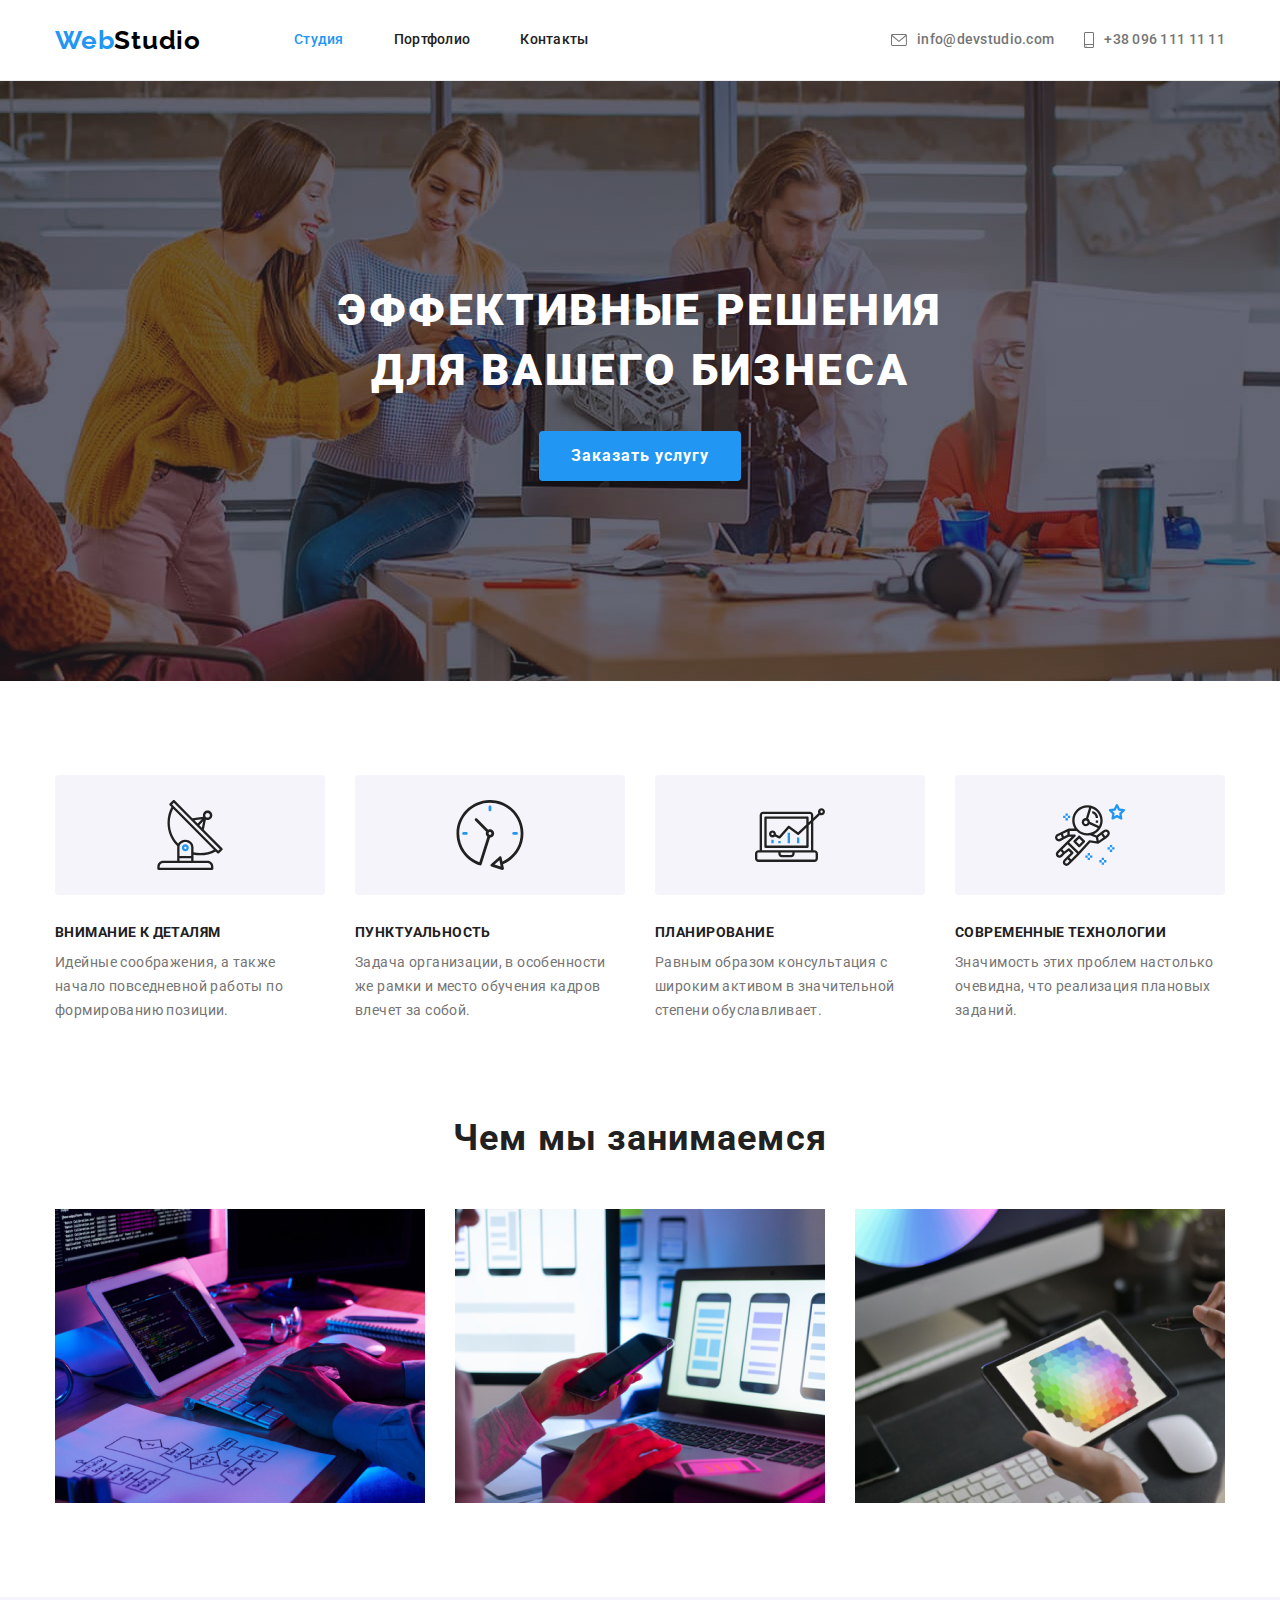
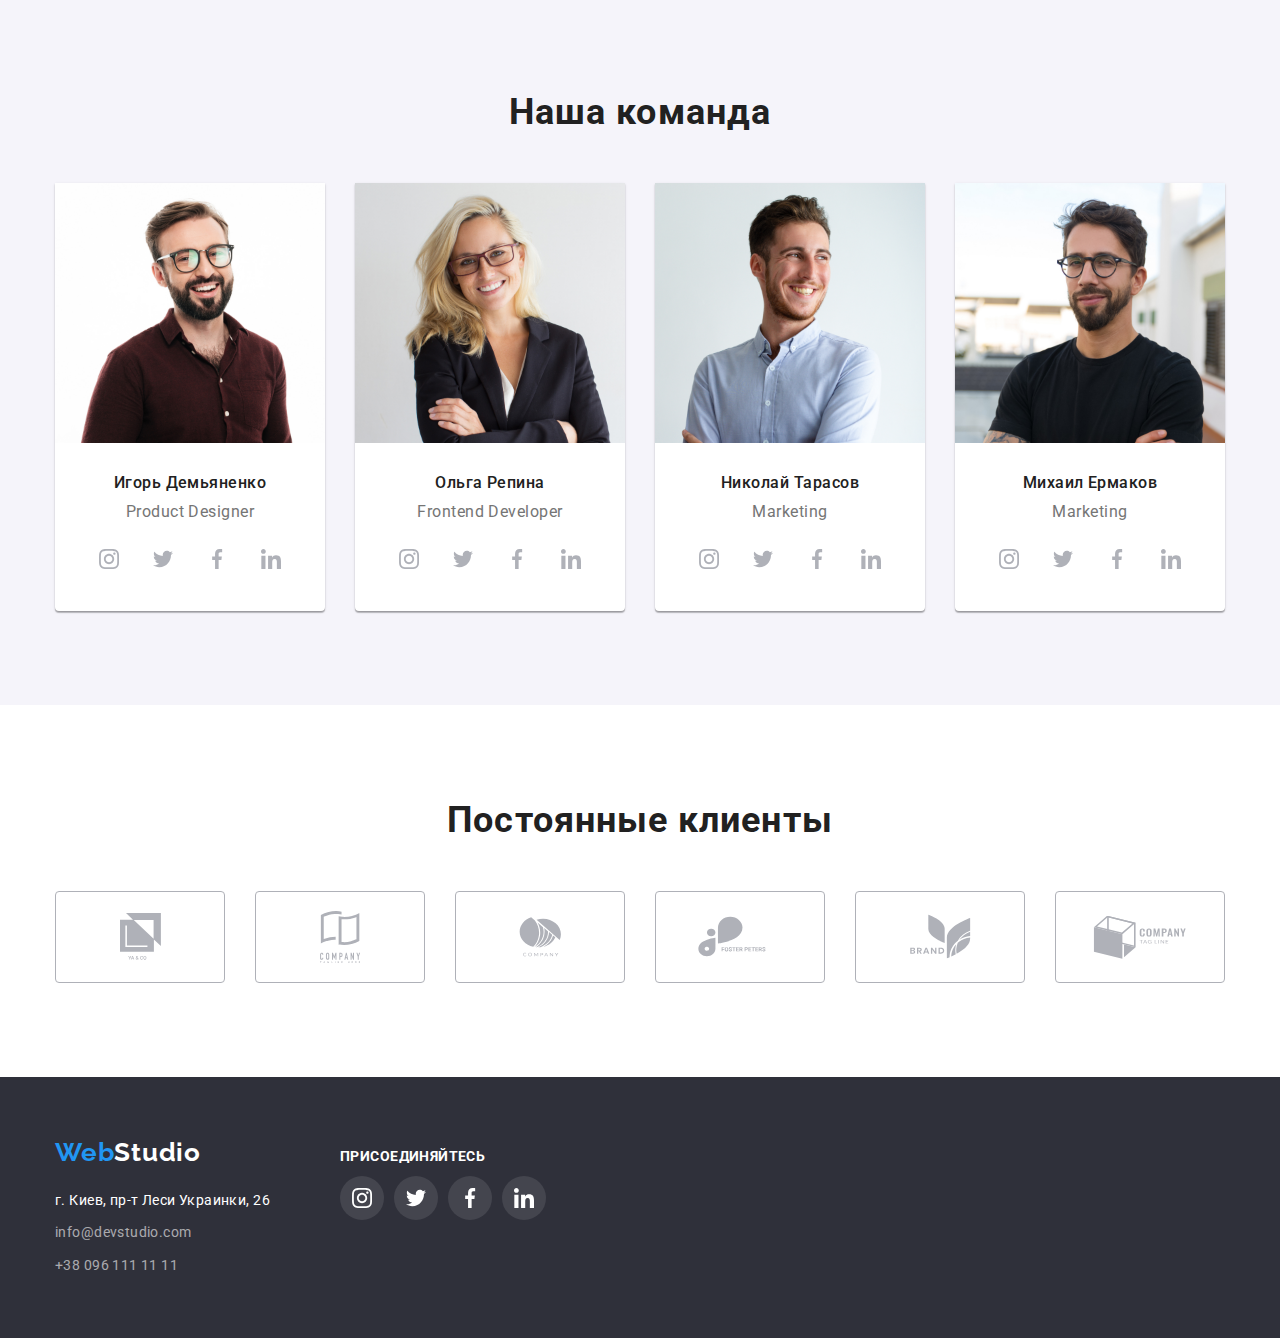
<file: index.html>
<!DOCTYPE html>
<html lang="ru">
<head>
    <meta charset="UTF-8">
    <meta http-equiv="X-UA-Compatible" content="IE=edge">
    <meta name="viewport" content="width=device-width, initial-scale=1.0">
    <title>WebStudio</title>
    <link rel="preconnect" href="https://fonts.googleapis.com">
    <link rel="preconnect" href="https://fonts.gstatic.com" crossorigin>
    <link href="https://fonts.googleapis.com/css2?family=Raleway:wght@700&family=Roboto:wght@400;500;700;900&display=swap"
        rel="stylesheet">
    <link rel="stylesheet" href="https://cdnjs.cloudflare.com/ajax/libs/modern-normalize/1.1.0/modern-normalize.min.css">
    <link rel="stylesheet" href="./css/styles.css">
</head>
<body>
    <!--Шапка-->
    <header class="header">
        <div class="container main-nav">
            <nav class="site-nav">
                <a class="link header-logo logo" lang="en" href="./index.html">
                    Web<span class="design-logo">Studio</span>
                </a>
                <ul class="header-links list">
                    <li class="item"> <a class="link hover-focus current" href="./index.html">Студия</a></li>
                    <li class="item"> <a class="link hover-focus" href="./portfolio.html">Портфолио</a></li>
                    <li class="item"> <a class="link hover-focus" href="">Контакты</a></li>
                </ul>
            </nav>
            <ul class="contact-list list">
                <li class="item">
                    <a class="link header-contacts hover-focus" href="mailto:info@devstudio.com">
                    <svg class="icon" width="16" height="12px">
                        <use href="./images/icons.svg#envelope"></use>
                    </svg>
                    info@devstudio.com</a>
                </li>
                <li class="item">
                    <a class="link header-contacts hover-focus" href="tel:+380961111111">
                    <svg class="icon" width="10" height="16px">
                        <use href="./images/icons.svg#smartphone"></use>
                    </svg>
                    +38 096 111 11 11</a></li>
            </ul>
        </div>
    </header>
        <!--Основная информация страницы-->
    <main class="main">
        <!--Основный заголовок и кнопка заказа-->
        <section class="hero">
            <div class="container">
                <h1 class="hero-title">Эффективные решения <br> для вашего бизнеса</h1>
                <button type="button" class="hero-button" aria-label="Заказать">Заказать услугу</button>
            </div>
        </section>
    <!--Особенности-->
        <section class="section features">
            <div class="container">
                    <h2 class="section-title visually-hidden">Особенности</h2>
                    <ul class="features-list list">
                        <li class="item">
                            <div class="features-icon">
                                <svg class="icon" width="70" height="70">
                                    <use href="./images/icons.svg#antenna"></use>
                                </svg>
                            </div>
                            <h3 class="title">Внимание к деталям</h3>
                            <p class="text">Идейные соображения, а также начало повседневной работы по
                                формированию позиции.</p>
                        </li>
                        <li class="item">
                            <div class="features-icon">
                                <svg class="icon" width="70" height="70">
                                    <use href="./images/icons.svg#clock"></use>
                                </svg>
                            </div>
                            <h3 class="title">Пунктуальность</h3>
                            <p class="text">Задача организации, в особенности же рамки и место обучения кадров
                                влечет за собой.</p>
                        </li>
                        <li class="item">
                            <div class="features-icon">
                                <svg class="icon" width="70" height="70">
                                    <use href="./images/icons.svg#diagram"></use>
                                </svg>
                            </div>
                            <h3 class="title">Планирование</h3>
                            <p class="text">Равным образом консультация с широким активом в значительной степени
                                обуславливает.</p>
                        </li>
                        <li class="item">
                            <div class="features-icon">
                                <svg class="icon" width="70" height="70">
                                    <use href="./images/icons.svg#astronaut"></use>
                                </svg>
                            </div>
                            <h3 class="title">Современные технологии</h3>
                            <p class="text">Значимость этих проблем настолько очевидна, что реализация плановых
                                заданий.</p>
                        </li>
                    </ul>
            </div>
 
        </section>
        <!--Чем мы занимаемся-->
        <section class="section work">
            <div class="container">
                <h2 class="section-title work-title">Чем мы занимаемся</h2>
                <ul class="work-list list">
                    <li>
                        <img class="link" src="./images/what_we_do/01_sites.jpg" width="370" alt="Создание сайтов">
                    </li>
                    <li>
                        <img class="link" src="./images/what_we_do/02_mobile_application.jpg" width="370"
                            alt="Создание мобильных прилощений">
                    </li>
                    <li>
                        <img class="link" src="./images/what_we_do/03_design.jpg" width="370" alt="Веб дизайн">
                    </li>
                </ul>
            </div>
        </section>
        <!--Наша команда-->
        <section class="section team">
            <div class="container">
                <h2 class="section-title team-title">Наша команда</h2>
                <ul class="team-list list">
                    <li class="item">
                        <img class="team-img" src="./images/our_team/01_igor_demyanenko.jpg" width="270" alt="Игорь Демьяненко">
                        <h3 class="title">Игорь Демьяненко</h3>
                        <p class="desc">Product Designer</p>
                        <ul class="socials-links list">
                            <li class="social-item">
                                <a href="#" class="link socials-link">
                                <svg class="icon" width="20" height="20">
                                    <use href="./images/icons.svg#instagram-team"></use>
                                </svg>
                            </a></li>
                            <li class="social-item"><a href="#" class="link socials-link">
                                    <svg class="icon" width="20" height="20">
                                        <use href="./images/icons.svg#twitter-team"></use>
                                    </svg>
                            </a></li>
                            <li class="social-item"><a href="#" class="link socials-link">
                                <svg class="icon" width="20" height="20">
                                    <use href="./images/icons.svg#facebook-team"></use>
                                </svg>
                            </a></li>
                            <li class="social-item"><a href="#" class="link socials-link">
                                <svg class="icon" width="20" height="20">
                                    <use href="./images/icons.svg#linkedin-team"></use>
                                </svg>
                            </a></li>
                        </ul>
                    </li>
                    <li class="item">
                        <img class="team-img" src="./images/our_team/02_olga_repina.jpg" width="270" alt="Ольга Репина">
                        <h3 class="title">Ольга Репина</h3>
                        <p lang="en" class="desc">Frontend Developer</p>
                        <ul class="socials-links list">
                            <li class="social-item">
                                <a href="#" class="link socials-link">
                                    <svg class="icon" width="20" height="20">
                                        <use href="./images/icons.svg#instagram-team"></use>
                                    </svg>
                                </a>
                            </li>
                            <li class="social-item"><a href="#" class="link socials-link">
                                    <svg class="icon" width="20" height="20">
                                        <use href="./images/icons.svg#twitter-team"></use>
                                    </svg>
                                </a></li>
                            <li class="social-item"><a href="#" class="link socials-link">
                                    <svg class="icon" width="20" height="20">
                                        <use href="./images/icons.svg#facebook-team"></use>
                                    </svg>
                                </a></li>
                            <li class="social-item"><a href="#" class="link socials-link">
                                    <svg class="icon" width="20" height="20">
                                        <use href="./images/icons.svg#linkedin-team"></use>
                                    </svg>
                                </a></li>
                        </ul>
                    </li>
                    <li class="item">
                        <img class="team-img" src="./images/our_team/03_mykola_tarasenko.jpg" width="270" alt="Николай Тарасов">
                        <h3 class="title">Николай Тарасов</h3>
                        <p lang="en" class="desc">Marketing</p>
                        <ul class="socials-links list">
                            <li class="social-item">
                                <a href="#" class="link socials-link">
                                <svg class="icon" width="20" height="20">
                                    <use href="./images/icons.svg#instagram-team"></use>
                                </svg>
                            </a></li>
                            <li class="social-item"><a href="#" class="link socials-link">
                                    <svg class="icon" width="20" height="20">
                                        <use href="./images/icons.svg#twitter-team"></use>
                                    </svg>
                            </a></li>
                            <li class="social-item"><a href="#" class="link socials-link">
                                <svg class="icon" width="20" height="20">
                                    <use href="./images/icons.svg#facebook-team"></use>
                                </svg>
                            </a></li>
                            <li class="social-item"><a href="#" class="link socials-link">
                                <svg class="icon" width="20" height="20">
                                    <use href="./images/icons.svg#linkedin-team"></use>
                                </svg>
                            </a></li>
                        </ul>
                    </li>
                    <li class="item">
                        <img class="team-img" src="./images/our_team/04_mikhail_yermakov.jpg" width="270" alt="Михаил Ермаков">
                        <h3 class="title">Михаил Ермаков</h3>
                        <p lang="en" class="desc">Marketing</p>
                        <ul class="socials-links list">
                            <li class="social-item">
                                <a href="#" class="link socials-link">
                                <svg class="icon" width="20" height="20">
                                    <use href="./images/icons.svg#instagram-team"></use>
                                </svg>
                            </a></li>
                            <li class="social-item"><a href="#" class="link socials-link">
                                    <svg class="icon" width="20" height="20">
                                        <use href="./images/icons.svg#twitter-team"></use>
                                    </svg>
                            </a></li>
                            <li class="social-item"><a href="#" class="link socials-link">
                                <svg class="icon" width="20" height="20">
                                    <use href="./images/icons.svg#facebook-team"></use>
                                </svg>
                            </a></li>
                            <li class="social-item"><a href="#" class="link socials-link">
                                <svg class="icon" width="20" height="20">
                                    <use href="./images/icons.svg#linkedin-team"></use>
                                </svg>
                            </a></li>
                        </ul>
                    </li>
                </ul>
            </div>
        </section>
        <section class="section">
            <div class="container">
                <h2 class="section-title clients-title">Постоянные клиенты</h2>
                <ul class="clients-list list">
                    <li class="item">
                        <a href="#" class="clients-link link">
                                <svg class="icon" width="41" height="47">
                                <use href="./images/icons.svg#company1"></use>
                            </svg>
                        </a>
                    </li>
                    <li class="item">
                        <a href="#" class="clients-link link">
                                <svg class="icon" width="40" height="52">
                                    <use href="./images/icons.svg#company2"></use>
                                </svg>
                        </a>
                    </li>
                    <li class="item">
                        <a href="#" class="clients-link link">
                            <svg class="icon" width="43" height="41">
                                <use href="./images/icons.svg#company3"></use>
                            </svg>
                    </a>
                    </li>
                    <li class="item">
                        <a href="#" class="clients-link link">
                            <svg class="icon" width="84" height="41">
                                <use href="./images/icons.svg#company4"></use>
                            </svg>
                    </a>
                    </li>
                    <li class="item">
                        <a href="#" class="clients-link link">
                            <svg class="icon" width="63" height="45">
                                <use href="./images/icons.svg#company5"></use>
                            </svg>
                    </a>
                    </li>
                    <li class="item">
                        <a href="#" class="clients-link link">
                            <svg class="icon" width="94" height="44">
                                <use href="./images/icons.svg#company6"></use>
                            </svg>
                    </a>
                    </li>
                </ul>
            </div>
        </section>
    </main>
   <!--Подвал-->
    <footer class="footer">
        <div class="container">
            <div class="address-list">
                <a class="link footer-logo logo" lang="en" href="/">
                    Web<span class="design-logo">Studio</span>
                </a>
                <address class="address">г. Киев, пр-т Леси Украинки, 26</address>
                <ul class="foter-list list">
                    <li class="footer-item"><a class="link footer-contacts hover-focus"
                            href="mailto:info@devstudio.com">info@devstudio.com</a></li>
                    <li class="footer-item"><a class="link footer-contacts hover-focus" href="tel:+380961111111">+38 096 111 11 11</a>
                    </li>
                </ul>
            </div>
            <div class="footer-social-list">
                <h2 class="links-title">
                    присоединяйтесь
                </h2>
                <ul class="footer-socials-links list">
                    <li class="social-item">
                        <a href="#" class="link socials-link">
                            <svg class="icon" width="20" height="20">
                                <use href="./images/icons.svg#instagram-team"></use>
                            </svg>
                        </a>
                    </li>
                    <li class="social-item"><a href="#" class="link socials-link">
                            <svg class="icon" width="20" height="20">
                                <use href="./images/icons.svg#twitter-team"></use>
                            </svg>
                        </a></li>
                    <li class="social-item"><a href="#" class="link socials-link">
                            <svg class="icon" width="20" height="20">
                                <use href="./images/icons.svg#facebook-team"></use>
                            </svg>
                        </a></li>
                    <li class="social-item"><a href="#" class="link socials-link">
                            <svg class="icon" width="20" height="20">
                                <use href="./images/icons.svg#linkedin-team"></use>
                            </svg>
                        </a></li>
                </ul>
            </div>
        </div>
    </footer>
</body>
</html>
</file>
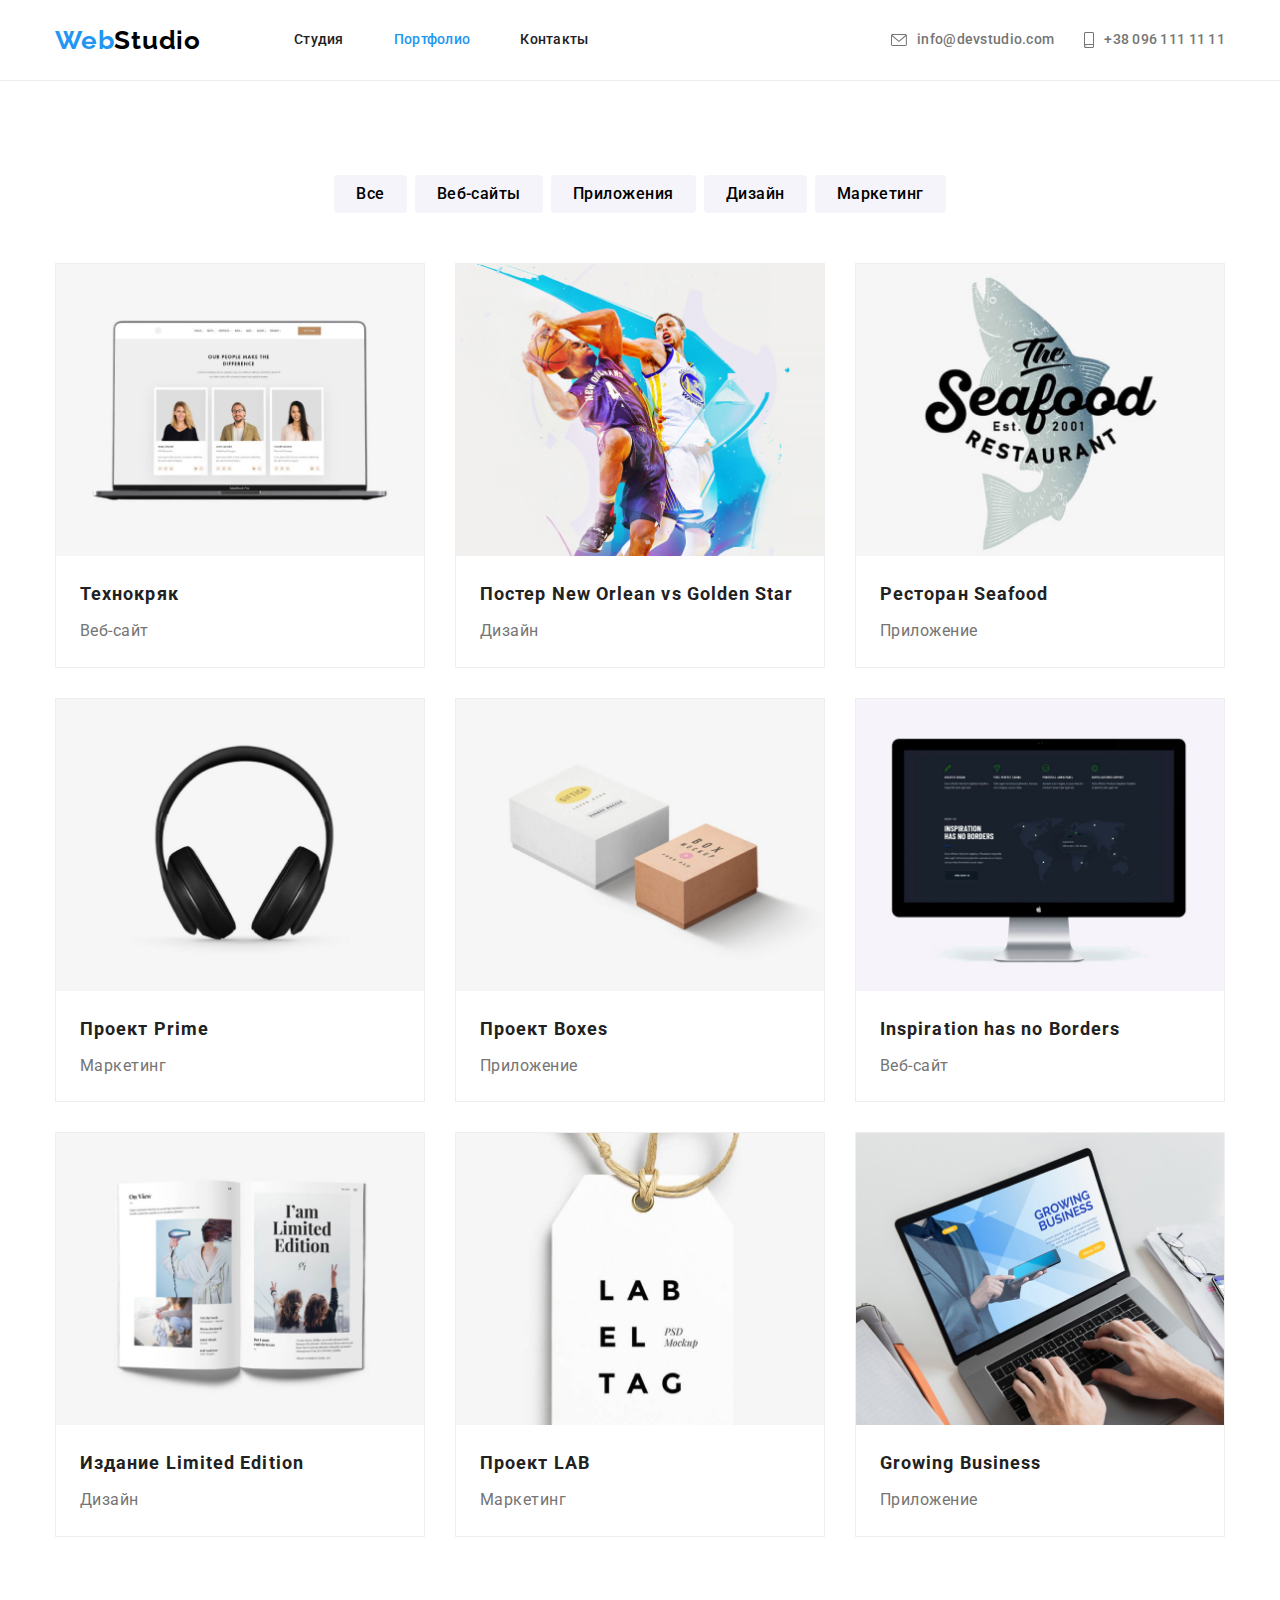
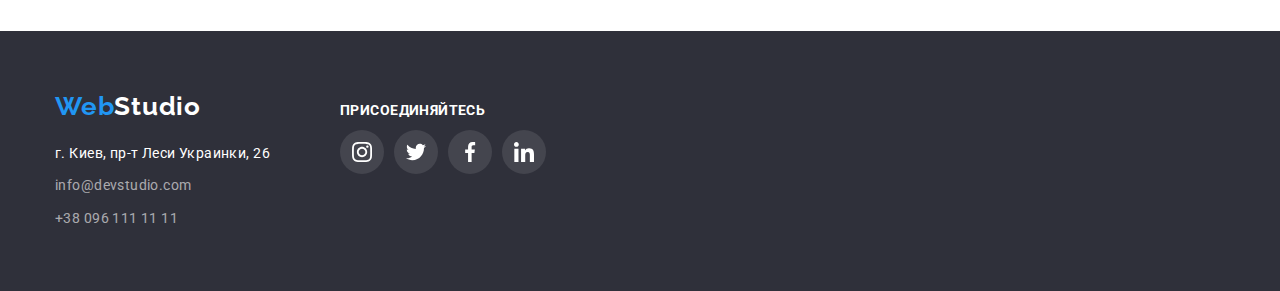
<file: portfolio.html>
<!DOCTYPE html>
<html lang="ru">
<head>
    <meta charset="UTF-8">
    <meta http-equiv="X-UA-Compatible" content="IE=edge">
    <meta name="viewport" content="width=device-width, initial-scale=1.0">
    <title>WebStudio Portfolio</title>
    <link href="https://fonts.googleapis.com/css2?family=Raleway:wght@700&family=Roboto:wght@400;500;700;900&display=swap"
        rel="stylesheet">
    <link rel="stylesheet" href="https://cdnjs.cloudflare.com/ajax/libs/modern-normalize/1.1.0/modern-normalize.min.css">
    <link rel="stylesheet" href="./css/styles.css">
</head>
<body>
    <!--Шапка-->
    <header class="header header-portfolio">
        <div class="container main-nav">
            <nav class="site-nav">
                <a class="link header-logo logo" lang="en" href="./index.html">
                    Web<span class="design-logo">Studio</span>
                </a>
                <ul class="header-links list">
                    <li class="item"> <a class="link hover-focus" href="./index.html">Студия</a></li>
                    <li class="item"> <a class="link hover-focus current" href="./portfolio.html">Портфолио</a></li>
                    <li class="item"> <a class="link hover-focus" href="">Контакты</a></li>
                </ul>
            </nav>
            <ul class="contact-list list">
                <li class="item">
                    <a class="link header-contacts hover-focus" href="mailto:info@devstudio.com">
                        <svg class="icon" width="16" height="12px">
                            <use href="./images/icons.svg#envelope"></use>
                        </svg>
                        info@devstudio.com</a>
                </li>
                <li class="item"><a class="link header-contacts hover-focus" href="tel:+380961111111">
                        <svg class="icon" width="10" height="16px">
                            <use href="./images/icons.svg#smartphone"></use>
                        </svg>
                        +38 096 111 11 11</a></li>
            </ul>
        </div>
        </header>
    <main class="main">
        <!--Основная секция страницы-->
        <section class="section portfolio">
            <div class="container">
                <h1 class="visually-hidden">Портфолио</h1>
                <ul class="filter-list list">
                    <li>
                        <button type="button" class="filter-button">Все</button>
                    </li>
                    <li>
                        <button type="button" class="filter-button">Веб-сайты</button>
                    </li>
                    <li>
                        <button type="button" class="filter-button">Приложения</button>
                    </li>
                    <li>
                        <button type="button" class="filter-button">Дизайн</button>
                    </li>
                    <li>
                        <button type="button" class="filter-button">Маркетинг</button>
                    </li>
                </ul>
                <ul class="portfolio-list list">
                    <!-- Проект 1 -->
                    <li class="portfolio-item">
                        <a href="#" class="link">
                            <img src="./images/portfolio/project1.jpg" class="portfolio-img" width="370" alt="экран ноутбука с открытым сайтом">
                            <h2 class="title">Технокряк</h2>
                            <p class="text">Веб-сайт</p>
                        </a>
                    </li>
                    <!-- Проект 2 -->
                    <li class="portfolio-item">
                        <a href="#" class="link">
                            <img src="./images/portfolio/project2.jpg" class="portfolio-img" width="370" alt="баскетболисты борятся за мяч">
                            <h2 class="title">Постер <span lang="en">New Orlean vs Golden Star</span></h2>
                            <p class="text">Дизайн</p>
                        </a>
                    </li>
                    <!-- Проект 3 -->
                    <li class="portfolio-item">
                        <a href="#" class="link">
                            <img src="./images/portfolio/project3.jpg" class="portfolio-img" width="370" alt="Эмблема ремторана">
                            <h2 class="title">Ресторан <span lang="en">Seafood</span></h2>
                            <p class="text">Приложение</p>
                        </a>
                    </li>
                    <!-- Проект 4 -->
                    <li class="portfolio-item">
                        <a href="#" class="link">
                            <img src="./images/portfolio/project4.jpg" class="portfolio-img" width="370" alt="наушники">
                            <h2 class="title">Проект <span lang="en">Prime</span></h2>
                            <p class="text">Маркетинг</p>
                        </a>
                    </li>
                    <!-- Проект 5 -->
                    <li class="portfolio-item">
                        <a href="#" class="link">
                            <img src="./images/portfolio/project5.jpg" class="portfolio-img" width="370" alt="две коробки">
                            <h2 class="title">Проект <span lang="en"></span> Boxes</h2>
                            <p class="text">Приложение</p>
                        </a>
                    </li>
                    <!-- Проект 6 -->
                    <li class="portfolio-item">
                        <a href="#" class="link">
                            <img src="./images/portfolio/project6.jpg" class="portfolio-img" width="370" alt="на мониторе главная страница сайта">
                            <h2 class="title" lang="en">Inspiration has no Borders</h2>
                            <p class="text">Веб-сайт</p>
                        </a>
                    </li>
                    <!-- Проект 7 -->
                    <li class="portfolio-item">
                        <a href="#" class="link">
                            <img src="./images/portfolio/project7.jpg" class="portfolio-img" width="370" alt="страницы книги с илюстрациями">
                            <h2 class="title">Издание <span lang="en">Limited Edition</span></h2>
                            <p class="text">Дизайн</p>
                        </a>
                    </li>
                    <!-- Проект 8 -->
                    <li class="portfolio-item">
                        <a href="#" class="link">
                            <img src="./images/portfolio/project8.jpg" class="portfolio-img" width="370" alt="эмблема проекту">
                            <h2 class="title">Проект <span lang="en">LAB</span></h2>
                            <p class="text">Маркетинг</p>
                        </a>
                    </li>
                    <!-- Проект 9 -->
                    <li class="portfolio-item">
                        <a href="#" class="link">
                            <img src="./images/portfolio/project9.jpg" class="portfolio-img" width="370"
                                alt="в ноутбуке открыта веб-сайт приложения">
                            <h2 class="title" lang="en">Growing Business</h2>
                            <p class="text">Приложение</p>
                        </a>
                    </li>
                </ul>
            </div>
        </section>

    </main>
    <!--Подвал-->
<footer class="footer">
    <div class="container">
        <div class="address-list">
            <a class="link footer-logo logo" lang="en" href="/">
                Web<span class="design-logo">Studio</span>
            </a>
            <address class="address">г. Киев, пр-т Леси Украинки, 26</address>
            <ul class="foter-list list">
                <li class="footer-item"><a class="link footer-contacts hover-focus"
                        href="mailto:info@devstudio.com">info@devstudio.com</a></li>
                <li class="footer-item"><a class="link footer-contacts hover-focus" href="tel:+380961111111">+38 096 111
                        11 11</a>
                </li>
            </ul>
        </div>
        <div class="footer-social-list">
            <h2 class="links-title">
                присоединяйтесь
            </h2>
            <ul class="footer-socials-links list">
                <li class="social-item">
                    <a href="#" class="link socials-link">
                        <svg class="icon" width="20" height="20">
                            <use href="./images/icons.svg#instagram-team"></use>
                        </svg>
                    </a>
                </li>
                <li class="social-item"><a href="#" class="link socials-link">
                        <svg class="icon" width="20" height="20">
                            <use href="./images/icons.svg#twitter-team"></use>
                        </svg>
                    </a></li>
                <li class="social-item"><a href="#" class="link socials-link">
                        <svg class="icon" width="20" height="20">
                            <use href="./images/icons.svg#facebook-team"></use>
                        </svg>
                    </a></li>
                <li class="social-item"><a href="#" class="link socials-link">
                        <svg class="icon" width="20" height="20">
                            <use href="./images/icons.svg#linkedin-team"></use>
                        </svg>
                    </a></li>
            </ul>
        </div>
    </div>
</footer>
</body>
</html>
</file>
<file: css/styles.css>
:root {
  /* --brand-bg-color: #2f303a; */
  --brand-bg-color: #ffffff;
  --secondary-bg-color: #f5f4fa;
  --black-bg-color: #2f303a;
  --accent-color: #2196f3;
  --brand-text-color: #212121;
  --secondary-text-color: #757575;
  --white-text-color: #ffffff;
  --header-logo-design: #000000;
  --footer-logo-design: #ffffff;
  --hover-focus-social-link-color: #ffffff;
  --footer-links-color: rgba(255, 255, 255, 0.6);
  --hero-button-hover-focus-color: #188ce8;
  --border-color: #eeeeee;
  --clients-icons-primary-color: #afb1b8;
  --white-text-color: #ffffff;
}

html {
  box-sizing: border-box;
}
*,
*::after,
*::before {
  box-sizing: inherit;
}
/* Стили для обнуления верхних отступов у элементов */
h1,
h2,
h3,
h4,
h5,
h6,
p {
  margin-top: 0;
}
/* Класс для обнуления базовых свойств у списков (ul) */
.list {
  list-style: none;
  padding-left: 0;
  margin: 0;
}
/* Класс для обнуления базовых свойств у ссылок */
.link {
  text-decoration: none;
  color: inherit;
}
/* Свойства для корректного отображения картинок */
img {
  display: block;
  max-width: 100%;
  height: auto;
}
/* Свойства для обнуления курсива у address */
address {
  font-style: normal;
}

body {
  font-family: 'Roboto', 'Inter', 'Open Sans', sans-serif;
  background-color: var(--brand-bg-color);
  color: var(--brand-text-color);
}

/* most decoration */
.container {
  width: 1200px;
  margin-right: auto;
  margin-left: auto;
  padding: 0 15px;
}

.hero,
.footer {
  margin-right: auto;
  margin-left: auto;
  background-color: var(--black-bg-color);
}
.hero-title,
.links-title,
.features-list .title {
  text-transform: uppercase;
}

/* logo */
.logo {
  font-family: 'Raleway';
  font-weight: 700;
  font-size: 26px;
  line-height: 1.19;
  letter-spacing: 0.03em;
}

.header-logo {
  margin-right: 93px;
}
.header-logo,
.footer-logo {
  color: var(--accent-color);
}
/* logo-header */
.header-logo > .design-logo {
  color: var(--header-logo-design);
}
/* logo-footer */
.footer-logo .design-logo {
  color: var(--footer-logo-design);
}

/* header */
.main-nav {
  display: flex;
  align-items: center;
}
.site-nav {
  display: flex;
  align-items: center;
}

.header-links .link {
  display: block;
  padding: 32px 0;

  font-weight: 500;
  font-size: 14px;
  line-height: 1.14;
  letter-spacing: 0.02em;
}
.header-links .link.current {
  color: var(--accent-color);
}

.header-links .item:not(:last-child) {
  margin-right: 50px;
}
.header .list {
  display: flex;
  margin-left: auto;
}
.contact-list .item:not(:last-child) {
  margin-right: 30px;
}
.header-contacts {
  display: flex;
  padding: 32px 0;
  align-items: center;

  color: var(--secondary-text-color);
  font-weight: 500;
  font-size: 14px;
  line-height: 1.14;
  letter-spacing: 0.02em;
  fill: var(--secondary-text-color);
}

.header-contacts .icon {
  fill: currentColor;
  margin-right: 10px;
}

.header-contacts:hover .icon,
.header-contacts:focus .icon {
  fill: var(--accent-color);
}

.header {
  border-bottom: 1px solid #ececec;
}
.section {
  padding: 94px 0;
}

/* hero */

.hero {
  margin-right: auto;
  margin-left: auto;
  max-width: 1600px;
  text-align: center;
  padding-bottom: 200px;
  padding-top: 200px;
  background-image: linear-gradient(rgba(47, 48, 58, 0.4), rgba(47, 48, 58, 0.4)),
    url(../images/background-hero.jpg);
  background-size: cover;
  background-repeat: no-repeat;
  background-position: center;
}
.hero-title {
  color: var(--white-text-color);
  font-weight: 900;
  font-size: 44px;
  line-height: 1.36;
  letter-spacing: 0.06em;
  margin-bottom: 30px;
}
.hero-button {
  padding: 10px 32px;
  font-weight: 700;
  font-size: 16px;
  line-height: 1.88;
  align-items: center;
  text-align: center;
  letter-spacing: 0.06em;
  color: var(--white-text-color);
  background: var(--accent-color);
  box-shadow: 0px 4px 4px rgba(0, 0, 0, 0.15);
  border-radius: 4px;
  border: none;
  cursor: pointer;
}
.hero-button:hover,
.hero-button:focus {
  background: var(--hero-button-hover-focus-color);
}
/* features */

.section-title {
  font-size: 36px;
  line-height: 1.17;
  text-align: center;
  letter-spacing: 0.03em;
}
.visually-hidden {
  position: absolute;
  width: 1px;
  height: 1px;
  margin: -1px;
  border: 0;
  padding: 0;

  white-space: nowrap;
  clip-path: inset(100%);
  clip: rect(0 0 0 0);
  overflow: hidden;
}

.features-list {
  display: flex;
  column-gap: 30px;
}

.features-list .item {
  flex-basis: 270px;
}
.features-icon {
  display: flex;
  align-items: center;
  justify-content: center;
  background: var(--secondary-bg-color);
  border-radius: 4px;
  width: 270px;
  height: 120px;
  margin-bottom: 30px;
}

.features-list .title {
  font-size: 14px;
  line-height: 1.14;
  letter-spacing: 0.03em;
  margin-bottom: 10px;
}
.features-list .text {
  font-size: 14px;
  line-height: 1.71;
  letter-spacing: 0.03em;
  color: var(--secondary-text-color);
  margin-bottom: 0;
}

/* work */
.work {
  text-align: center;
  padding-top: 0;
}

.work-list {
  display: flex;
  column-gap: 30px;
}

.work-title,
.team-title,
.clients-title {
  margin-bottom: 50px;
}
/* team  */
.team {
  background-color: var(--secondary-bg-color);
  text-align: center;
}

.team-list {
  display: flex;
  column-gap: 30px;
}

.team-img {
  margin-bottom: 30px;
}
.team-list .item {
  width: 270px;
  background: var(--brand-bg-color);
  padding-bottom: 30px;
  /* material shadow v1 */

  box-shadow: 0px 1px 3px rgba(0, 0, 0, 0.12), 0px 1px 1px rgba(0, 0, 0, 0.14),
    0px 2px 1px rgba(0, 0, 0, 0.2);
  border-radius: 0px 0px 4px 4px;
}
.team-list .title {
  font-weight: 500;
  font-size: 16px;
  line-height: 1.19;
  text-align: center;
  letter-spacing: 0.03em;
  margin-bottom: 10px;
}
.team-list .desc {
  font-size: 16px;
  line-height: 1.19;
  text-align: center;
  letter-spacing: 0.03em;
  color: var(--secondary-text-color);
  margin-bottom: 16px;
}

.socials-links {
  display: flex;
  align-items: center;
  justify-content: center;
  column-gap: 10px;
}

.socials-link {
  display: flex;
  border-radius: 50%;
  color: var(--clients-icons-primary-color);
}

.socials-link .icon {
  fill: currentColor;
}
.socials-link:hover,
.socials-link:focus {
  background-color: var(--accent-color);
  fill: var(--hover-focus-social-link-color);
}
.socials-link:hover .icon,
.socials-link:focus .icon {
  fill: var(--hover-focus-social-link-color);
}

.socials-link {
  padding: 12px;
  width: 44px;
  height: 44px;
}

/* clients */

.clients-list {
  display: flex;
  align-items: center;
  justify-content: center;
  gap: 30px;
}

.clients-link {
  display: flex;
  align-items: center;
  justify-content: center;
  border: 1px solid var(--clients-icons-primary-color);
  border-radius: 4px;
  width: 170px;
  height: 92px;
  color: var(--clients-icons-primary-color);
}

.clients-list .icon {
  background-repeat: no-repeat;
  background-size: contain;
  background-position: 50% 50%;
  fill: currentColor;
}

.clients-link:hover .icon,
.clients-link:focus .icon {
  fill: var(--accent-color);
}
.clients-link:hover,
.clients-link:focus {
  border-color: var(--accent-color);
}

/* footer */
.footer {
  padding: 60px 0;
}
.footer .container {
  display: flex;
  justify-content: flex-start;
  column-gap: 70px;
}
.footer-logo {
  display: block;
  margin-bottom: 20px;
}
.address {
  font-style: normal;
  font-size: 14px;
  line-height: 24px;
  letter-spacing: 0.03em;
  color: var(--white-text-color);
  margin-bottom: 9px;
}
.footer-item {
  margin-bottom: 9px;
}
.footer-item:last-child {
  margin-bottom: 0;
}
.footer-contacts {
  font-size: 14px;
  line-height: 1.71;
  letter-spacing: 0.03em;
  color: var(--footer-links-color);
}

.links-title {
  font-size: 14px;
  line-height: 1.14;
  letter-spacing: 0.03em;
  color: var(--white-text-color);
  padding-top: 12px;
}
.footer-socials-links {
  display: flex;
  align-items: center;
  justify-content: center;
  column-gap: 10px;
}
.footer .socials-link {
  display: flex;
  border-radius: 50%;
  color: var(--white-text-color);
  background: rgba(255, 255, 255, 0.1);
}

.footer .socials-link .icon {
  fill: currentColor;
}
.footer .socials-link:hover,
.footer .socials-link:focus {
  background-color: var(--accent-color);
}
.footer .socials-link:hover .icon,
.footer .socials-link:focus .icon {
  fill: var(--hover-focus-social-link-color);
}

.footer .socials-link {
  padding: 12px;
  width: 44px;
  height: 44px;
}

/* portfolio */
.header-portfolio {
  border-bottom: 1px solid #ececec;
}
.filter-list {
  display: flex;
  margin-bottom: 50px;
  column-gap: 8px;
  justify-content: center;
}
.filter-button {
  /* width: 128px;
  height: 38px; */
  padding: 6px 22px;
  background: var(--secondary-bg-color);
  border-radius: 4px;
  border: none;
  cursor: pointer;
  font-family: inherit;
  font-weight: 500;
  font-size: 16px;
  line-height: 1.63;
  text-align: center;
  letter-spacing: 0.03em;
}

.filter-button:hover,
.filter-button:focus {
  background: var(--accent-color);
  color: var(--white-text-color);
  box-shadow: 0px 3px 1px rgba(0, 0, 0, 0.1), 0px 1px 2px rgba(0, 0, 0, 0.08),
    0px 2px 2px rgba(0, 0, 0, 0.12);
}
.filter-button:active {
  background: var(--accent-color);
  box-shadow: 0px 3px 1px rgba(0, 0, 0, 0.1), 0px 1px 2px rgba(0, 0, 0, 0.08),
    0px 2px 2px rgba(0, 0, 0, 0.12);
  border-radius: 4px;
  color: var(--white-text-color);
}

.portfolio-list {
  display: flex;
  flex-wrap: wrap;
  gap: 30px;
}

.portfolio-item {
  width: 370px;
  background: var(--brand-bg-color);
  border: 1px solid var(--border-color);
  padding-bottom: 20px;
}

.portfolio-item:hover,
.portfolio-item:focus {
  box-shadow: 0px 1px 1px rgba(0, 0, 0, 0.12), 0px 4px 4px rgba(0, 0, 0, 0.06),
    1px 4px 6px rgba(0, 0, 0, 0.16);
}
.portfolio-img {
  margin-bottom: 20px;
}
.portfolio-item .title {
  font-size: 18px;
  line-height: 2;
  letter-spacing: 0.06em;
  margin-bottom: 4px;
  padding-left: 24px;
}
.portfolio-item .text {
  line-height: 1.88;
  letter-spacing: 0.03em;
  color: var(--secondary-text-color);
  margin-bottom: 0;
  padding-left: 24px;
}
/* hover-focus */
.hover-focus:hover,
.hover-focus:focus {
  color: var(--accent-color);
}
</file>
